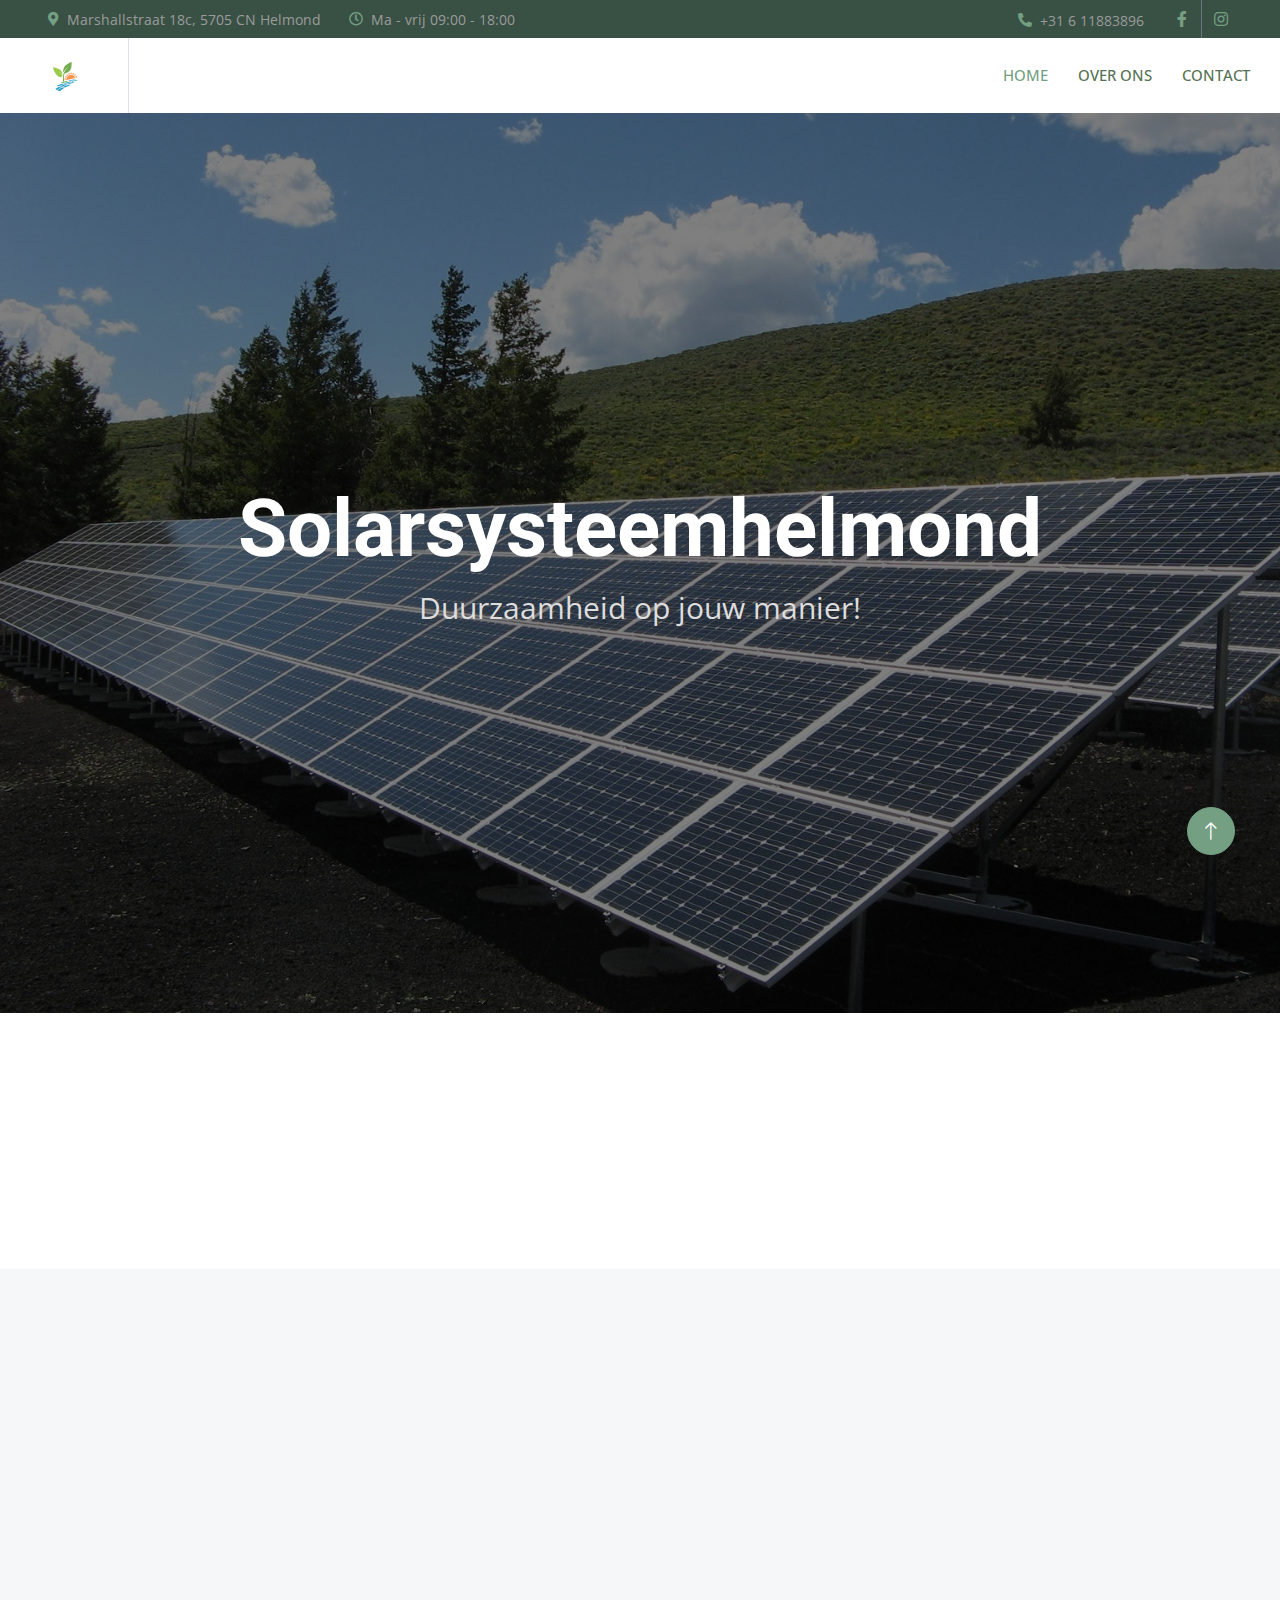
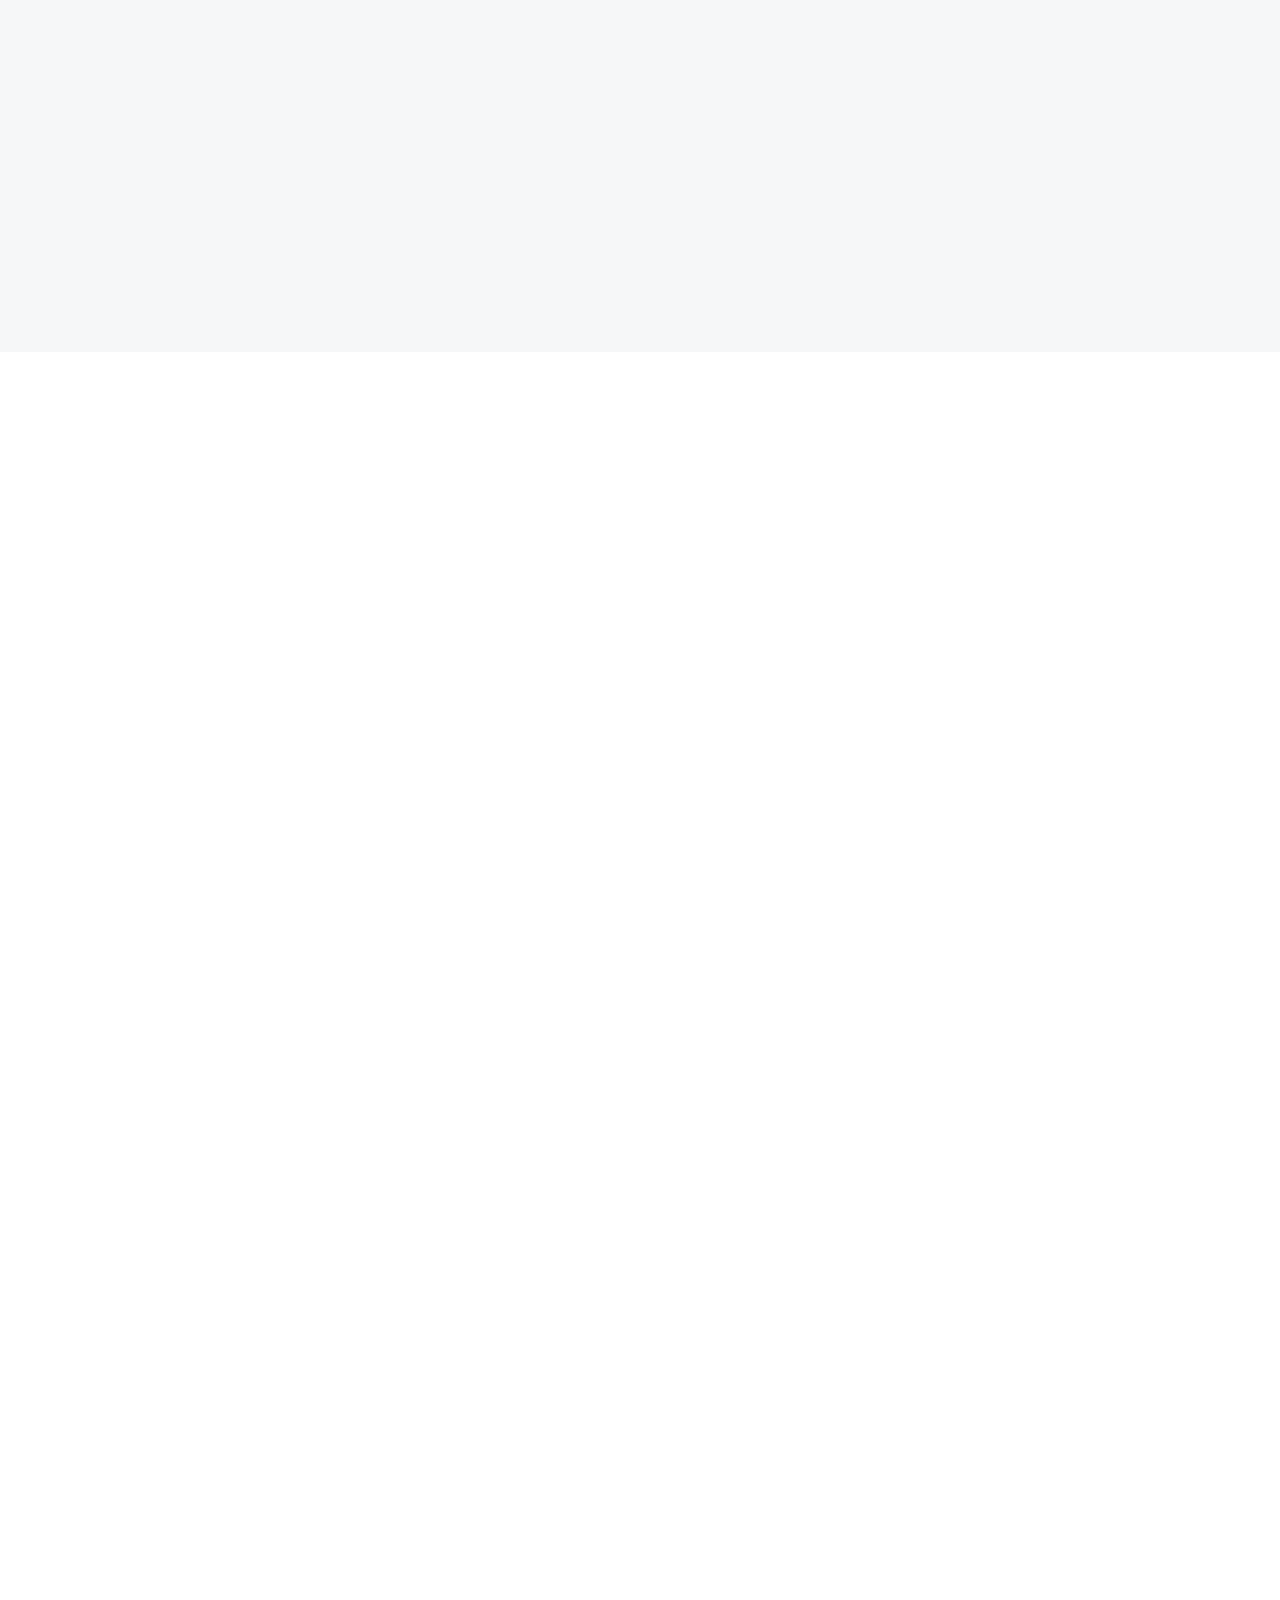
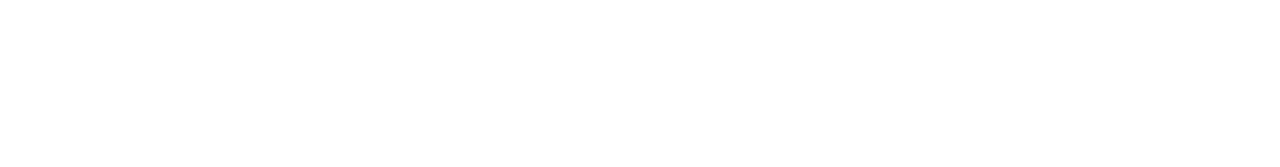
<file: index.html>
<!DOCTYPE html>
<html lang="en">

<head>
    <meta charset="utf-8">
    <title>Duurzaamheid op jouw manier! | Solarsysteemhelmond</title>
    <meta content="width=device-width, initial-scale=1.0" name="viewport">
    <meta content="" name="keywords">
    <meta content="" name="description">

    <!-- Favicon -->
    <link href="img/favicon.ico" rel="icon">

    <!-- Google Web Fonts -->
    <link rel="preconnect" href="https://fonts.googleapis.com">
    <link rel="preconnect" href="https://fonts.gstatic.com" crossorigin>
    <link href="https://fonts.googleapis.com/css2?family=Open+Sans:wght@400;500&family=Roboto:wght@500;700;900&display=swap" rel="stylesheet"> 

    <!-- Icon Font Stylesheet -->
    <link href="https://cdnjs.cloudflare.com/ajax/libs/font-awesome/5.10.0/css/all.min.css" rel="stylesheet">
    <link href="https://cdn.jsdelivr.net/npm/bootstrap-icons@1.4.1/font/bootstrap-icons.css" rel="stylesheet">

    <!-- Libraries Stylesheet -->
    <link href="lib/animate/animate.min.css" rel="stylesheet">
    <link href="lib/owlcarousel/assets/owl.carousel.min.css" rel="stylesheet">
    <link href="lib/lightbox/css/lightbox.min.css" rel="stylesheet">

    <!-- Customized Bootstrap Stylesheet -->
    <link href="css/bootstrap.min.css" rel="stylesheet">

    <!-- Template Stylesheet -->
    <link href="css/style.css" rel="stylesheet">
</head>

<body>
    <!-- Spinner Start -->
    <div id="spinner" class="show bg-white position-fixed translate-middle w-100 vh-100 top-50 start-50 d-flex align-items-center justify-content-center">
        <div class="spinner-border text-primary" style="width: 3rem; height: 3rem;" role="status">
            <span class="sr-only"></span>
        </div>
    </div>
    <!-- Spinner End -->


    <!-- Topbar Start -->
    <div class="container-fluid bg-dark p-0">
        <div class="row gx-0 d-none d-lg-flex">
            <div class="col-lg-7 px-5 text-start">
                <div class="h-100 d-inline-flex align-items-center me-4">
                    <small class="fa fa-map-marker-alt text-primary me-2"></small>
                    <small>Marshallstraat 18c, 5705 CN Helmond</small>
                </div>
                <div class="h-100 d-inline-flex align-items-center">
                    <small class="far fa-clock text-primary me-2"></small>
                    <small>Ma - vrij 09:00 - 18:00</small>
                </div>
            </div>
            <div class="col-lg-5 px-5 text-end">
                <div class="h-100 d-inline-flex align-items-center me-4">
                    <small class="fa fa-phone-alt text-primary me-2"></small>
                    <small>+31 6 11883896</small>
                </div>
                <div class="h-100 d-inline-flex align-items-center mx-n2">
                    <a class="btn btn-square btn-link rounded-0 border-0 border-end border-secondary" href=""><i class="fab fa-facebook-f"></i></a>
                    <a class="btn btn-square btn-link rounded-0" href=""><i class="fab fa-instagram"></i></a>
                </div>
            </div>
        </div>
    </div>
    <!-- Topbar End -->


    <!-- Navbar Start -->
    <nav class="navbar navbar-expand-lg bg-white navbar-light sticky-top p-0">
        <a href="index.html" class="navbar-brand d-flex align-items-center border-end px-4 px-lg-5">
            <img src="img/favicon-32x32.png" class="m-0 text-primary">
        </a>
        <button type="button" class="navbar-toggler me-4" data-bs-toggle="collapse" data-bs-target="#navbarCollapse">
            <span class="navbar-toggler-icon"></span>
        </button>
        <div class="collapse navbar-collapse" id="navbarCollapse">
            <div class="navbar-nav ms-auto p-4 p-lg-0">
                <a href="index.html" class="nav-item nav-link active">Home</a>
                <a href="about.html" class="nav-item nav-link">Over ons</a>
                <a href="contact.html" class="nav-item nav-link">Contact</a>
    </nav>
    <!-- Navbar End -->


    <!-- Carousel Start -->
    <div class="banner-area">
        <div class="content-area">
           <div class="content">
              <h1>Solarsysteemhelmond</h1>
              
              <p>Duurzaamheid op jouw manier!</p>
           </div>
        </div>
    </div>
    <!-- Carousel End -->


    <!-- Feature Start -->
    <div class="container-xxl py-5">
        <div class="container">
            <div class="row g-5">
                <div class="col-md-6 col-lg-3 wow fadeIn" data-wow-delay="0.1s">
                    <div class="d-flex align-items-center mb-4">
                        <div class="btn-lg-square bg-primary rounded-circle me-3">
                            <i class="fa fa-users text-white"></i>
                        </div>
                        <h1 class="mb-0" data-toggle="counter-up">156</h1>
                    </div>
                    <h5 class="mb-3">Tevreden klanten</h5>
                    <span>Precies gericht op de behoefte die worden aangegeven</span>
                </div>
                <div class="col-md-6 col-lg-3 wow fadeIn" data-wow-delay="0.3s">
                    <div class="d-flex align-items-center mb-4">
                        <div class="btn-lg-square bg-primary rounded-circle me-3">
                            <i class="fa fa-check text-white"></i>
                        </div>
                        <h1 class="mb-0" data-toggle="counter-up">349</h1>
                    </div>
                    <h5 class="mb-3">Afgeronde projecten</h5>
                    <span>Precies gericht op de behoefte die worden aangegeven</span>
                </div>
                <div class="col-md-6 col-lg-3 wow fadeIn" data-wow-delay="0.5s">
                    <div class="d-flex align-items-center mb-4">
                        <div class="btn-lg-square bg-primary rounded-circle me-3">
                            <i class="fa fa-award text-white"></i>
                        </div>
                        <h1 class="mb-0" data-toggle="counter-up">7</h1>
                    </div>
                    <h5 class="mb-3">Prijzen</h5>
                    <span>Tot beste gekroond in 2020 onder de consumenten!</span>
                </div>
                <div class="col-md-6 col-lg-3 wow fadeIn" data-wow-delay="0.7s">
                    <div class="d-flex align-items-center mb-4">
                        <div class="btn-lg-square bg-primary rounded-circle me-3">
                            <i class="fa fa-users-cog text-white"></i>
                        </div>
                        <h1 class="mb-0" data-toggle="counter-up">1831</h1>
                    </div>
                    <h5 class="mb-3">Experts</h5>
                    <span>Als deskundige voeren we analyses uit om u tevreden te houden</span>
                </div>
            </div>
        </div>
    </div>
    <!-- Feature Start -->

    <!-- Feature Start -->
    <div class="container-fluid bg-light overflow-hidden my-5 px-lg-0">
        <div class="container feature px-lg-0">
            <div class="row g-0 mx-lg-0">
                <div class="col-lg-6 feature-text py-5 wow fadeIn" data-wow-delay="0.1s">
                    <div class="p-lg-5 ps-lg-0">
                        <h6 class="text-primary">Waarom ons kiezen?</h6>
                        <h1 class="mb-4">Wij hebben jarenlange ervaring in het leveren en installeren van zonnepanelen voor de particuliere sector</h1>
                        <p class="mb-4 pb-2">Onze ervaring in het bouwen van zonnepanelen maakt ons tot een betrouwbare en deskundige partner voor degenen die op zoek zijn naar duurzame energieoplossingen.</p>
                        <div class="row g-4 mb-5 icons">
                            <div class="">
                                <div class="d-flex align-items-center">
                                    <div class="btn-lg-square bg-primary rounded-circle">
                                        <i class="fa fa-check text-white"></i>
                                    </div>
                                    <div class="ms-4">
                                        <p class="mb-0">Kwaliteit</p>
                                        <h5 class="mb-0">Diensten</h5>
                                    </div>
                                </div>
                            </div>
                            <div class="">
                                <div class="d-flex align-items-center">
                                    <div class="btn-lg-square bg-primary rounded-circle">
                                        <i class="fa fa-user-check text-white"></i>
                                    </div>
                                    <div class="ms-4">
                                        <p class="mb-0">Expert</p>
                                        <h5 class="mb-0">Deskundige</h5>
                                    </div>
                                </div>
                            </div>
                            <div class="">
                                <div class="d-flex align-items-center">
                                    <div class="btn-lg-square bg-primary rounded-circle">
                                        <i class="fa fa-drafting-compass text-white"></i>
                                    </div>
                                    <div class="ms-4">
                                        <p class="mb-0">Gratis</p>
                                        <h5 class="mb-0">Afspraak</h5>
                                    </div>
                                </div>
                            </div>
                            <div class="">
                                <div class="d-flex align-items-center">
                                    <div class="btn-lg-square bg-primary rounded-circle">
                                        <i class="fa fa-headphones text-white"></i>
                                    </div>
                                    <div class="ms-4">
                                        <p class="mb-0">Klanten</p>
                                        <h5 class="mb-0">Hulp</h5>
                                    </div>
                                </div>
                            </div>
                        </div>
                    </div>
                </div>
                <div class="col-lg-6 pe-lg-0 wow fadeIn" data-wow-delay="0.5s" style="min-height: 400px;">
                    <div class="position-relative h-100">
                        <img class="position-absolute img-fluid w-100 h-100" src="img/feature.jpg" style="object-fit: cover;" alt="">
                    </div>
                </div>
            </div>
        </div>
    </div>
    <!-- Feature End -->


    <!-- Projects Start -->
    <div class="container-xxl py-5">
        <div class="container">
            <div class="text-center mx-auto mb-5 wow fadeInUp" data-wow-delay="0.1s" style="max-width: 600px;">
                <h6 class="text-primary">Onze projecten</h6>
                <h1 class="mb-4">Bekijk ons meest recente projecten</h1>
            </div>
            <div class="row mt-n2 wow fadeInUp" data-wow-delay="0.3s">
            </div>
            <div class="row g-4 portfolio-container wow fadeInUp" data-wow-delay="0.5s">
                <div class="col-lg-4 col-md-6 portfolio-item first">
                    <div class="portfolio-img rounded overflow-hidden">
                        <img class="img-fluid" src="img/thumbnail_PHOTO-2022-11-25-07-45-47 (1).jpg" alt="">
                        <div class="portfolio-btn">
                            <a class="btn btn-lg-square btn-outline-light rounded-circle mx-1" href="img/thumbnail_PHOTO-2022-11-25-07-45-47 (1).jpg" data-lightbox="portfolio"><i class="fa fa-eye"></i></a>
                        </div>
                    </div>
                    <div class="pt-3">
                        <hr class="text-primary w-25 my-2">
                        <h5 class="lh-base">Tilburg</h5>
                    </div>
                </div>
                <div class="col-lg-4 col-md-6 portfolio-item second">
                    <div class="portfolio-img rounded overflow-hidden">
                        <img class="img-fluid" src="img/thumbnail_PHOTO-2022-11-25-07-45-45.jpg" alt="">
                        <div class="portfolio-btn">
                            <a class="btn btn-lg-square btn-outline-light rounded-circle mx-1" href="img/thumbnail_PHOTO-2022-11-25-07-45-45.jpg" data-lightbox="portfolio"><i class="fa fa-eye"></i></a>
                        </div>
                    </div>
                    <div class="pt-3">
                        <hr class="text-primary w-25 my-2">
                        <h5 class="lh-base">Roosendaal</h5>
                    </div>
                </div>
                <div class="col-lg-4 col-md-6 portfolio-item third">
                    <div class="portfolio-img rounded overflow-hidden">
                        <img class="img-fluid" src="img/PHOTO-2022-11-25-07-45-44.jpg" alt="">
                        <div class="portfolio-btn">
                            <a class="btn btn-lg-square btn-outline-light rounded-circle mx-1" href="img/PHOTO-2022-11-25-07-45-44.jpg" data-lightbox="portfolio"><i class="fa fa-eye"></i></a>
                        </div>
                    </div>
                    <div class="pt-3">
                        <hr class="text-primary w-25 my-2">
                        <h5 class="lh-base">Amsterdam</h5>
                    </div>
                </div>
            </div>
        </div>
    </div>
    <!-- Projects End -->

    <!-- Testimonial Start -->
    <div class="container-xxl py-5 testimonial">
        <div class="container">
            <div class="text-center mx-auto mb-5 wow fadeInUp" data-wow-delay="0.1s" style="max-width: 600px;">
                <h6 class="text-primary">Reviews</h6>
                <h1 class="mb-4">Wat onze klanten zeggen!</h1>
            </div>
            <div class="owl-carousel testimonial-carousel wow fadeInUp" data-wow-delay="0.1s">
                <div class="testimonial-item text-center">
                    <div class="testimonial-img position-relative">
                        <img class="img-fluid rounded-circle mx-auto mb-5" src="img/anoniem_man.png">
                        <div class="btn-square bg-primary rounded-circle">
                            <i class="fa fa-quote-left text-white"></i>
                        </div>
                    </div>
                    <div class="testimonial-text text-center rounded p-4">
                        <p>Wat een topwerk dat ze hebben verricht. Ik ben erg tevreden over de communicatie en wat betreft geldzaken, zijn ze erg eerlijk. Aanrader!</p>
                        <h5 class="mb-1">Michelle</h5>
                        <span class="fst-italic">Student</span>
                    </div>
                </div>
                <div class="testimonial-item text-center">
                    <div class="testimonial-img position-relative">
                        <img class="img-fluid rounded-circle mx-auto mb-5" src="img/anoniem_man.png">
                        <div class="btn-square bg-primary rounded-circle">
                            <i class="fa fa-quote-left text-white"></i>
                        </div>
                    </div>
                    <div class="testimonial-text text-center rounded p-4">
                        <p>Wauw! na wat onderzoek te hebben gedaan naar de oprichters van dit bedrijf, ben ik een paar projecten van ze tegengekomen. Kort daarna had ik mijn zonnepanelen gelegd en zeer tevreden.</p>
                        <h5 class="mb-1">Bart Kemmeren</h5>
                        <span class="fst-italic">-</span>
                    </div>
                </div>
                <div class="testimonial-item text-center">
                    <div class="testimonial-img position-relative">
                        <img class="img-fluid rounded-circle mx-auto mb-5" src="img/anoniem_man.png">
                        <div class="btn-square bg-primary rounded-circle">
                            <i class="fa fa-quote-left text-white"></i>
                        </div>
                    </div>
                    <div class="testimonial-text text-center rounded p-4">
                        <p>Kort nadat ik een overeenkomst had getekend, gingen ze vrijwel direct aan de slag. Ik ben erg blij dat ik uiteindelijk voor hen heb gekozen.</p>
                        <h5 class="mb-1">Anoniem</h5>
                        <span class="fst-italic">-</span>
                    </div>
                </div>
            </div>
        </div>
    </div>
    <!-- Testimonial End -->


    <!-- Footer Start -->
    <div class="container-fluid bg-dark text-body footer mt-5 pt-5 wow fadeIn" data-wow-delay="0.1s">
        <div class="container py-5">
            <div class="row g-5">
                <div class="col-lg-3 col-md-6">
                    <h5 class="text-white mb-4">Adres</h5>
                    <p class="mb-2"><i class="fa fa-map-marker-alt me-3"></i>Marshallstraat 18c, Helmond</p>
                    <p class="mb-2"><i class="fa fa-phone-alt me-3"></i>+31 6 11883896</p>
                    <p class="mb-2"><i class="fa fa-envelope me-3"></i>info@solarsysteemhelmond</p>
                    <div class="d-flex pt-2">
                    </div>
                </div>
                <div class="col-lg-3 col-md-6">
                    <h5 class="text-white mb-4">Help</h5>
                    <a class="btn btn-link" href="about.html">Over ons</a>
                    <a class="btn btn-link" href="contact.html">Contact</a>
                </div>
                </div>
        </div>
        <div class="container">
            <div class="copyright">
                <div class="row">
                    <div class="col-md-6 text-center text-md-start mb-3 mb-md-0">
                        &copy; SolarsysteemsHelmond</a>, alle rechten voorbehouden.
                    </div>
                </div>
            </div>
        </div>
    </div>
    <!-- Footer End -->


    <!-- Back to Top -->
    <a href="#" class="btn btn-lg btn-primary btn-lg-square rounded-circle back-to-top"><i class="bi bi-arrow-up"></i></a>


    <!-- JavaScript Libraries -->
    <script src="https://code.jquery.com/jquery-3.4.1.min.js"></script>
    <script src="https://cdn.jsdelivr.net/npm/bootstrap@5.0.0/dist/js/bootstrap.bundle.min.js"></script>
    <script src="lib/wow/wow.min.js"></script>
    <script src="lib/easing/easing.min.js"></script>
    <script src="lib/waypoints/waypoints.min.js"></script>
    <script src="lib/counterup/counterup.min.js"></script>
    <script src="lib/owlcarousel/owl.carousel.min.js"></script>
    <script src="lib/isotope/isotope.pkgd.min.js"></script>
    <script src="lib/lightbox/js/lightbox.min.js"></script>

    <!-- Template Javascript -->
    <script src="js/main.js"></script>
</body>

</html>
</file>
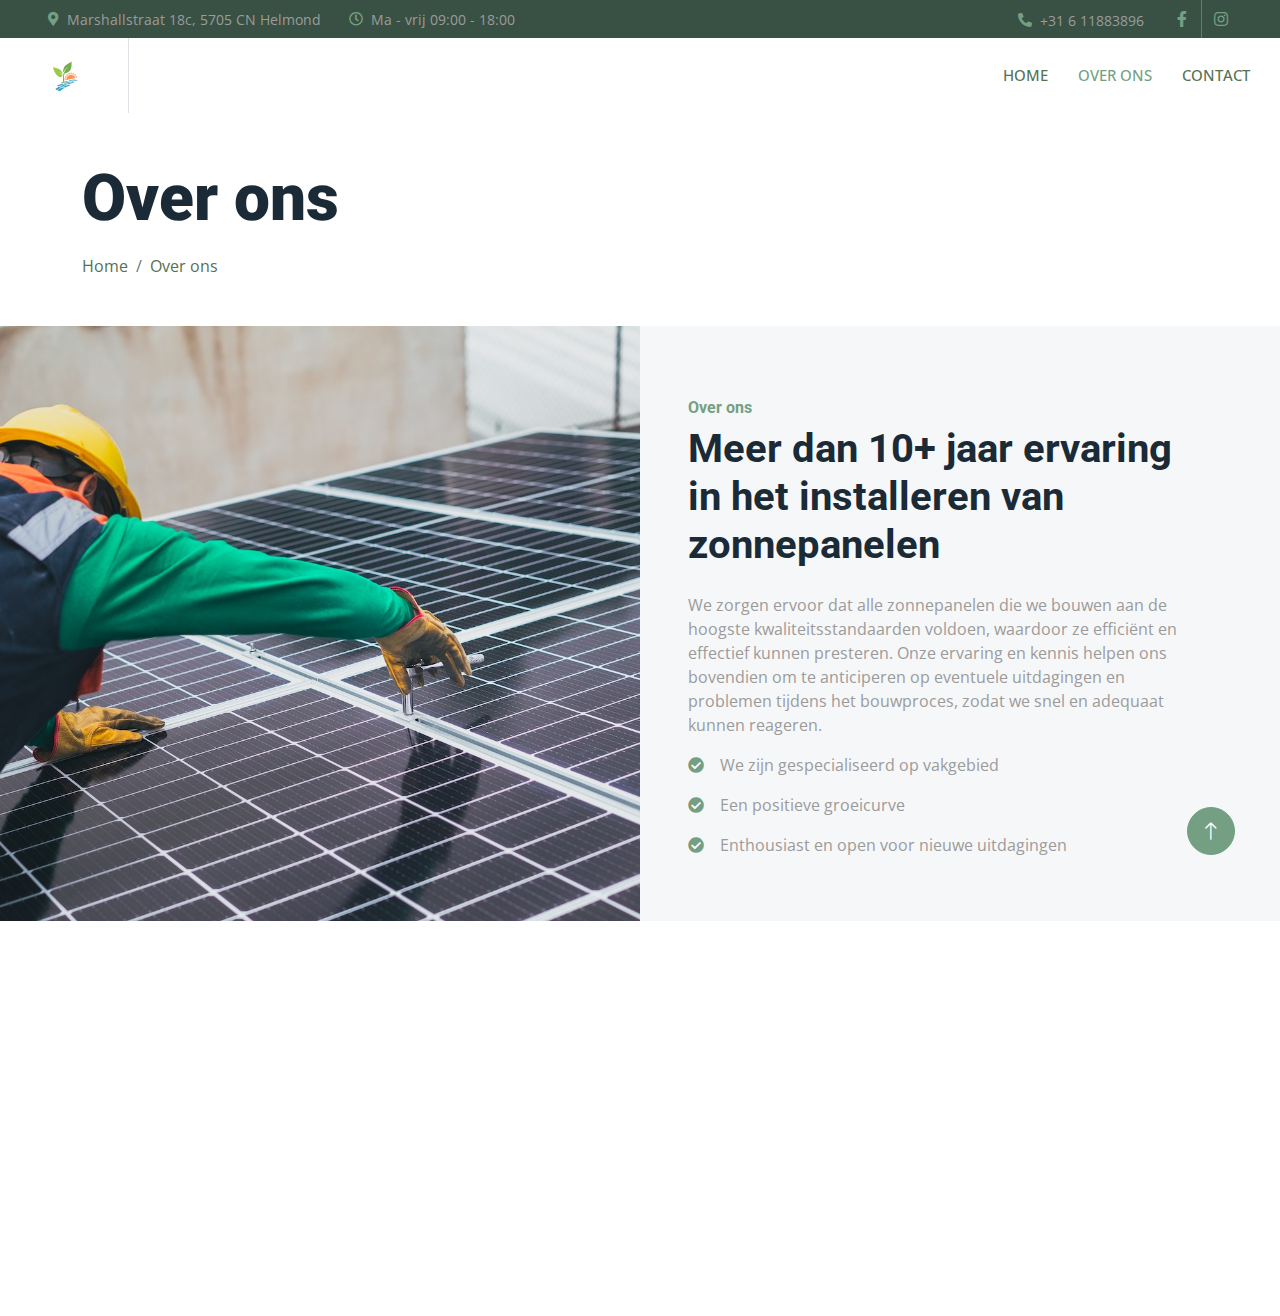
<file: about.html>
<!DOCTYPE html>
<html lang="en">

<head>
    <meta charset="utf-8">
    <title>Over ons - SolarsysteemsHelmond</title>
    <meta content="width=device-width, initial-scale=1.0" name="viewport">
    <meta content="" name="keywords">
    <meta content="" name="description">

    <!-- Favicon -->
    <link href="img/favicon.ico" rel="icon">

    <!-- Google Web Fonts -->
    <link rel="preconnect" href="https://fonts.googleapis.com">
    <link rel="preconnect" href="https://fonts.gstatic.com" crossorigin>
    <link href="https://fonts.googleapis.com/css2?family=Open+Sans:wght@400;500&family=Roboto:wght@500;700;900&display=swap" rel="stylesheet"> 

    <!-- Icon Font Stylesheet -->
    <link href="https://cdnjs.cloudflare.com/ajax/libs/font-awesome/5.10.0/css/all.min.css" rel="stylesheet">
    <link href="https://cdn.jsdelivr.net/npm/bootstrap-icons@1.4.1/font/bootstrap-icons.css" rel="stylesheet">

    <!-- Libraries Stylesheet -->
    <link href="lib/animate/animate.min.css" rel="stylesheet">
    <link href="lib/owlcarousel/assets/owl.carousel.min.css" rel="stylesheet">
    <link href="lib/lightbox/css/lightbox.min.css" rel="stylesheet">

    <!-- Customized Bootstrap Stylesheet -->
    <link href="css/bootstrap.min.css" rel="stylesheet">

    <!-- Template Stylesheet -->
    <link href="css/style.css" rel="stylesheet">
</head>

<body>
    <!-- Spinner Start -->
    <div id="spinner" class="show bg-white position-fixed translate-middle w-100 vh-100 top-50 start-50 d-flex align-items-center justify-content-center">
        <div class="spinner-border text-primary" style="width: 3rem; height: 3rem;" role="status">
            <span class="sr-only">Laden</span>
        </div>
    </div>
    <!-- Spinner End -->


    <!-- Topbar Start -->
    <div class="container-fluid bg-dark p-0">
        <div class="row gx-0 d-none d-lg-flex">
            <div class="col-lg-7 px-5 text-start">
                <div class="h-100 d-inline-flex align-items-center me-4">
                    <small class="fa fa-map-marker-alt text-primary me-2"></small>
                    <small>Marshallstraat 18c, 5705 CN Helmond</small>
                </div>
                <div class="h-100 d-inline-flex align-items-center">
                    <small class="far fa-clock text-primary me-2"></small>
                    <small>Ma - vrij 09:00 - 18:00</small>
                </div>
            </div>
            <div class="col-lg-5 px-5 text-end">
                <div class="h-100 d-inline-flex align-items-center me-4">
                    <small class="fa fa-phone-alt text-primary me-2"></small>
                    <small>+31 6 11883896</small>
                </div>
                <div class="h-100 d-inline-flex align-items-center mx-n2">
                    <a class="btn btn-square btn-link rounded-0 border-0 border-end border-secondary" href=""><i class="fab fa-facebook-f"></i></a>
                    <a class="btn btn-square btn-link rounded-0" href=""><i class="fab fa-instagram"></i></a>
                </div>
            </div>
        </div>
    </div>
    <!-- Topbar End -->


    <!-- Navbar Start -->
    <nav class="navbar navbar-expand-lg bg-white navbar-light sticky-top p-0">
        <a href="index.html" class="navbar-brand d-flex align-items-center border-end px-4 px-lg-5">
            <img src="img/favicon-32x32.png" class="m-0 text-primary">
        </a>
        <button type="button" class="navbar-toggler me-4" data-bs-toggle="collapse" data-bs-target="#navbarCollapse">
            <span class="navbar-toggler-icon"></span>
        </button>
        <div class="collapse navbar-collapse" id="navbarCollapse">
            <div class="navbar-nav ms-auto p-4 p-lg-0">
                <a href="index.html" class="nav-item nav-link">Home</a>
                <a href="about.html" class="nav-item nav-link active">Over ons</a>
                <a href="contact.html" class="nav-item nav-link">Contact</a>
    </nav>
    <!-- Navbar End -->


    <!-- Page Header Start -->
    <div class="container-fluid page-header py-5 mb-5">
        <div class="container py-5" style="padding-bottom: 0rem !important;">
            <h1 class="display-3 mb-3 animated slideInDown">Over ons</h1>
            <nav aria-label="breadcrumb animated slideInDown">
                <ol class="breadcrumb">
                    <li class="breadcrumb-item"><a class="">Home</a></li>
                    <li class="breadcrumb-item"><a class="">Over ons</a></li>
                </ol>
            </nav>
        </div>
    </div>
    <!-- Page Header End -->

    <!-- About Start -->
    <div class="container-fluid bg-light overflow-hidden my-5 px-lg-0">
        <div class="container about px-lg-0">
            <div class="row g-0 mx-lg-0">
                <div class="col-lg-6 ps-lg-0 wow fadeIn" data-wow-delay="0.1s" style="min-height: 400px;">
                    <div class="position-relative h-100">
                        <img class="position-absolute img-fluid w-100 h-100" src="img/pexels-los-muertos-crew-8853502 (1).jpg" style="object-fit: cover;" alt="">
                    </div>
                </div>
                <div class="col-lg-6 about-text py-5 wow fadeIn" data-wow-delay="0.5s">
                    <div class="p-lg-5 pe-lg-0">
                        <h6 class="text-primary">Over ons</h6>
                        <h1 class="mb-4">Meer dan 10+ jaar ervaring in het installeren van zonnepanelen</h1>
                        <p>We zorgen ervoor dat alle zonnepanelen die we bouwen aan de hoogste kwaliteitsstandaarden voldoen, waardoor ze efficiënt en effectief kunnen presteren. Onze ervaring en kennis helpen ons bovendien om te anticiperen op eventuele uitdagingen en problemen tijdens het bouwproces, zodat we snel en adequaat kunnen reageren.</p>
                        <p><i class="fa fa-check-circle text-primary me-3"></i>We zijn gespecialiseerd op vakgebied</p>
                        <p><i class="fa fa-check-circle text-primary me-3"></i>Een positieve groeicurve</p>
                        <p><i class="fa fa-check-circle text-primary me-3"></i>Enthousiast en open voor nieuwe uitdagingen</p>
                    </div>
                </div>
            </div>
        </div>
    </div>
    <!-- About End -->

    <!-- Footer Start -->
    <div class="container-fluid bg-dark text-body footer mt-5 pt-5 wow fadeIn" data-wow-delay="0.1s">
        <div class="container py-5">
            <div class="row g-5">
                <div class="col-lg-3 col-md-6">
                    <h5 class="text-white mb-4">Adres</h5>
                    <p class="mb-2"><i class="fa fa-map-marker-alt me-3"></i>Marshallstraat 18c, Helmond</p>
                    <p class="mb-2"><i class="fa fa-phone-alt me-3"></i>+31 6 11883896</p>
                    <p class="mb-2"><i class="fa fa-envelope me-3"></i>info@solarsysteemhelmond</p>
                    <div class="d-flex pt-2">
                    </div>
                </div>
                <div class="col-lg-3 col-md-6">
                    <h5 class="text-white mb-4">Help</h5>
                    <a class="btn btn-link" href="about.html">Over ons</a>
                    <a class="btn btn-link" href="contact.html">Contact</a>
                </div>
                </div>
        </div>
        <div class="container">
            <div class="copyright">
                <div class="row">
                    <div class="col-md-6 text-center text-md-start mb-3 mb-md-0">
                        &copy; SolarsysteemsHelmond</a>, alle rechten voorbehouden.
                    </div>
                </div>
            </div>
        </div>
    </div>
    <!-- Footer End -->


    <!-- Back to Top -->
    <a href="#" class="btn btn-lg btn-primary btn-lg-square rounded-circle back-to-top"><i class="bi bi-arrow-up"></i></a>


    <!-- JavaScript Libraries -->
    <script src="https://code.jquery.com/jquery-3.4.1.min.js"></script>
    <script src="https://cdn.jsdelivr.net/npm/bootstrap@5.0.0/dist/js/bootstrap.bundle.min.js"></script>
    <script src="lib/wow/wow.min.js"></script>
    <script src="lib/easing/easing.min.js"></script>
    <script src="lib/waypoints/waypoints.min.js"></script>
    <script src="lib/counterup/counterup.min.js"></script>
    <script src="lib/owlcarousel/owl.carousel.min.js"></script>
    <script src="lib/isotope/isotope.pkgd.min.js"></script>
    <script src="lib/lightbox/js/lightbox.min.js"></script>

    <!-- Template Javascript -->
    <script src="js/main.js"></script>
</body>

</html>
</file>
<file: css/style.css>
/********** Template CSS **********/
:root {
  --primary: #749f82;
  --light: #f6f7f8;
  --dark: #557153;
}

.fw-medium {
  font-weight: 500 !important;
}

.fw-bold {
  font-weight: 700 !important;
}

.fw-black {
  font-weight: 900 !important;
}

.back-to-top {
  position: fixed;
  display: none;
  right: 45px;
  bottom: 45px;
  z-index: 99;
}

/*** Spinner ***/
#spinner {
  opacity: 0;
  visibility: hidden;
  transition: opacity 0.5s ease-out, visibility 0s linear 0.5s;
  z-index: 99999;
}

#spinner.show {
  transition: opacity 0.5s ease-out, visibility 0s linear 0s;
  visibility: visible;
  opacity: 1;
}

/*** Button ***/
.btn {
  font-weight: 500;
  transition: 0.5s;
}

.btn.btn-primary,
.btn.btn-outline-primary:hover {
  color: #ffffff;
}

.btn-square {
  width: 38px;
  height: 38px;
}

.btn-sm-square {
  width: 32px;
  height: 32px;
}

.btn-lg-square {
  width: 48px;
  height: 48px;
}

.btn-square,
.btn-sm-square,
.btn-lg-square {
  padding: 0;
  display: flex;
  align-items: center;
  justify-content: center;
  font-weight: normal;
}

/*** Navbar ***/
.navbar.sticky-top {
  top: -100px;
  transition: 0.5s;
}

.navbar .navbar-brand,
.navbar a.btn {
  height: 75px;
}

.navbar .navbar-nav .nav-link {
  margin-right: 30px;
  padding: 25px 0;
  color: var(--dark);
  font-size: 15px;
  font-weight: 500;
  text-transform: uppercase;
  outline: none;
}

.navbar .navbar-nav .nav-link:hover,
.navbar .navbar-nav .nav-link.active {
  color: var(--primary);
}

.navbar .dropdown-toggle::after {
  border: none;
  content: "\f107";
  font-family: "Font Awesome 5 Free";
  font-weight: 900;
  vertical-align: middle;
  margin-left: 8px;
}

@media (max-width: 991.98px) {
  .navbar .navbar-nav .nav-link {
    margin-right: 0;
    padding: 10px 0;
  }

  .navbar .navbar-nav {
    border-top: 1px solid #eeeeee;
  }
}

@media (min-width: 992px) {
  .navbar .nav-item .dropdown-menu {
    display: block;
    border: none;
    margin-top: 0;
    top: 150%;
    opacity: 0;
    visibility: hidden;
    transition: 0.5s;
  }

  .navbar .nav-item:hover .dropdown-menu {
    top: 100%;
    visibility: visible;
    transition: 0.5s;
    opacity: 1;
  }
}

/*** Header ***/

/*** About ***/
@media (min-width: 992px) {
  .container.about {
    max-width: 100% !important;
  }

  .about-text {
    padding-right: calc(((100% - 960px) / 2) + 0.75rem);
  }
}

@media (min-width: 1200px) {
  .about-text {
    padding-right: calc(((100% - 1140px) / 2) + 0.75rem);
  }
}

@media (min-width: 1400px) {
  .about-text {
    padding-right: calc(((100% - 1320px) / 2) + 0.75rem);
  }
}

/*** Service ***/
.service-item {
  box-shadow: 0 0 45px rgba(0, 0, 0, 0.08);
}

.service-icon {
  position: relative;
  margin: -50px 0 25px 0;
  width: 100px;
  height: 100px;
  display: flex;
  align-items: center;
  justify-content: center;
  color: var(--primary);
  background: #ffffff;
  border-radius: 100px;
  box-shadow: 0 0 45px rgba(0, 0, 0, 0.08);
  transition: 0.5s;
}

.service-item:hover .service-icon {
  color: #ffffff;
  background: var(--primary);
}

/*** Feature ***/
@media (min-width: 992px) {
  .container.feature {
    max-width: 100% !important;
  }

  .feature-text {
    padding-left: calc(((100% - 960px) / 2) + 0.75rem);
  }
}

@media (min-width: 1200px) {
  .feature-text {
    padding-left: calc(((100% - 1140px) / 2) + 0.75rem);
  }
}

@media (min-width: 1400px) {
  .feature-text {
    padding-left: calc(((100% - 1320px) / 2) + 0.75rem);
  }
}

/*** Project Portfolio ***/
#portfolio-flters li {
  display: inline-block;
  font-weight: 500;
  color: var(--dark);
  cursor: pointer;
  transition: 0.5s;
  border-bottom: 2px solid transparent;
}

#portfolio-flters li:hover,
#portfolio-flters li.active {
  color: var(--primary);
  border-color: var(--primary);
}

.portfolio-img {
  position: relative;
}

.portfolio-img::before,
.portfolio-img::after {
  position: absolute;
  content: "";
  width: 0;
  height: 100%;
  top: 0;
  background: var(--dark);
  transition: 0.5s;
}

.portfolio-img::before {
  left: 50%;
}

.portfolio-img::after {
  right: 50%;
}

.portfolio-item:hover .portfolio-img::before {
  width: 51%;
  left: 0;
}

.portfolio-item:hover .portfolio-img::after {
  width: 51%;
  right: 0;
}

.portfolio-btn {
  position: absolute;
  top: 0;
  left: 0;
  width: 100%;
  height: 100%;
  display: flex;
  align-items: center;
  justify-content: center;
  opacity: 0;
  z-index: 1;
  transition: 0.5s;
}

.portfolio-item:hover .portfolio-btn {
  opacity: 1;
  transition-delay: 0.3s;
}

/*** Quote ***/
@media (min-width: 992px) {
  .container.quote {
    max-width: 100% !important;
  }

  .quote-text {
    padding-right: calc(((100% - 960px) / 2) + 0.75rem);
  }
}

@media (min-width: 1200px) {
  .quote-text {
    padding-right: calc(((100% - 1140px) / 2) + 0.75rem);
  }
}

@media (min-width: 1400px) {
  .quote-text {
    padding-right: calc(((100% - 1320px) / 2) + 0.75rem);
  }
}

/*** Team ***/
.team-item {
  box-shadow: 0 0 45px rgba(0, 0, 0, 0.08);
}

.team-item img {
  border-radius: 8px 60px 0 0;
}

.team-item .team-social {
  display: flex;
  flex-direction: column;
  align-items: center;
  justify-content: flex-end;
  background: #ffffff;
  transition: 0.5s;
}

/*** Testimonial ***/
.testimonial-carousel::before {
  position: absolute;
  content: "";
  top: 0;
  left: 0;
  height: 100%;
  width: 0;
  background: linear-gradient(
    to right,
    rgba(255, 255, 255, 1) 0%,
    rgba(255, 255, 255, 0) 100%
  );
  z-index: 1;
}

.testimonial-carousel::after {
  position: absolute;
  content: "";
  top: 0;
  right: 0;
  height: 100%;
  width: 0;
  background: linear-gradient(
    to left,
    rgba(255, 255, 255, 1) 0%,
    rgba(255, 255, 255, 0) 100%
  );
  z-index: 1;
}

@media (min-width: 768px) {
  .testimonial-carousel::before,
  .testimonial-carousel::after {
    width: 200px;
  }
}

@media (min-width: 992px) {
  .testimonial-carousel::before,
  .testimonial-carousel::after {
    width: 300px;
  }
}

.testimonial-carousel .owl-nav {
  position: absolute;
  width: 350px;
  top: 20px;
  left: 50%;
  transform: translateX(-50%);
  display: flex;
  justify-content: space-between;
  opacity: 0;
  transition: 0.5s;
  z-index: 1;
}

.testimonial-carousel:hover .owl-nav {
  width: 300px;
  opacity: 1;
}

.testimonial-carousel .owl-nav .owl-prev,
.testimonial-carousel .owl-nav .owl-next {
  position: relative;
  color: var(--primary);
  font-size: 45px;
  transition: 0.5s;
}

.testimonial-carousel .owl-nav .owl-prev:hover,
.testimonial-carousel .owl-nav .owl-next:hover {
  color: var(--dark);
}

.testimonial-carousel .testimonial-img img {
  width: 100px;
  height: 100px;
}

.testimonial-carousel .testimonial-img .btn-square {
  position: absolute;
  bottom: -19px;
  left: 50%;
  transform: translateX(-50%);
}

.testimonial-carousel .owl-item .testimonial-text {
  margin-bottom: 30px;
  box-shadow: 0 0 45px rgba(0, 0, 0, 0.08);
  transform: scale(0.8);
  transition: 0.5s;
}

.testimonial-carousel .owl-item.center .testimonial-text {
  transform: scale(1);
}

/*** Contact ***/
@media (min-width: 992px) {
  .container.contact {
    max-width: 100% !important;
  }

  .contact-text {
    padding-left: calc(((100% - 960px) / 2) + 0.75rem);
  }
}

@media (min-width: 1200px) {
  .contact-text {
    padding-left: calc(((100% - 1140px) / 2) + 0.75rem);
  }
}

@media (min-width: 1400px) {
  .contact-text {
    padding-left: calc(((100% - 1320px) / 2) + 0.75rem);
  }
}

/*** Footer ***/
.footer .btn.btn-social {
  margin-right: 5px;
  color: #9b9b9b;
  border: 1px solid #9b9b9b;
  border-radius: 38px;
  transition: 0.3s;
}

.footer .btn.btn-social:hover {
  color: var(--primary);
  border-color: var(--light);
}

.footer .btn.btn-link {
  display: block;
  margin-bottom: 5px;
  padding: 0;
  text-align: left;
  color: #9b9b9b;
  font-weight: normal;
  text-transform: capitalize;
  transition: 0.3s;
}

.footer .btn.btn-link::before {
  position: relative;
  content: "\f105";
  font-family: "Font Awesome 5 Free";
  font-weight: 900;
  margin-right: 10px;
}

.footer .btn.btn-link:hover {
  color: #ffffff;
  letter-spacing: 1px;
  box-shadow: none;
}

.footer .copyright {
  padding: 25px 0;
  border-top: 1px solid rgba(256, 256, 256, 0.1);
}

.footer .copyright a {
  color: var(--light);
}

.footer .copyright a:hover {
  color: var(--primary);
}
.banner-area {
  width: 100%;
  height: 100vh;
  background-image: linear-gradient(rgba(0, 0, 0, 0.5), rgba(0, 0, 0, 0.5)),
    url(../img/pexels-pixabay-159397.jpg);
  background-size: cover;
}

.content-area {
  height: 100%;
  display: flex;
  justify-content: center;
  align-items: center;
}

.content {
  text-align: center;
}

.content h1 {
  font-size: 80px;
  color: #fff;
}

.content p {
  font-size: 30px;
  color: #ddd;
}

/********************* Fiverr Code ********************/
.icons {
  display: grid;
  grid-template-columns: repeat(2, 1fr);
}
.testimonial {
    overflow: hidden;
}
@media (max-width: 805px) {
  .content h1 {
    font-size: 4rem;
  }
}
@media (max-width: 648px) {
  .content h1 {
    font-size: 3.2rem;
  }
    .content p {
    font-size: 1.8rem;
  }
}
@media (max-width: 534px) {
  .content h1 {
    font-size: 2.8rem;
  }
  .content p {
    font-size: 1.5rem;
  }
}
@media (max-width: 460px) {
  .icons {
    grid-template-columns: 1fr;
  }
  .content h1 {
    font-size: 2.4rem;
  }
  .content p {
    font-size: 1.2rem;
  }
}
@media (max-width: 400px) {
  .content h1 {
    font-size: 2rem;
  }
  .content p {
    font-size: 1rem;
  }
}
@media (max-width: 360px) {
  .content h1 {
    font-size: 1.8rem;
  }
  .content p {
    font-size: 1rem;
  }
}
</file>
